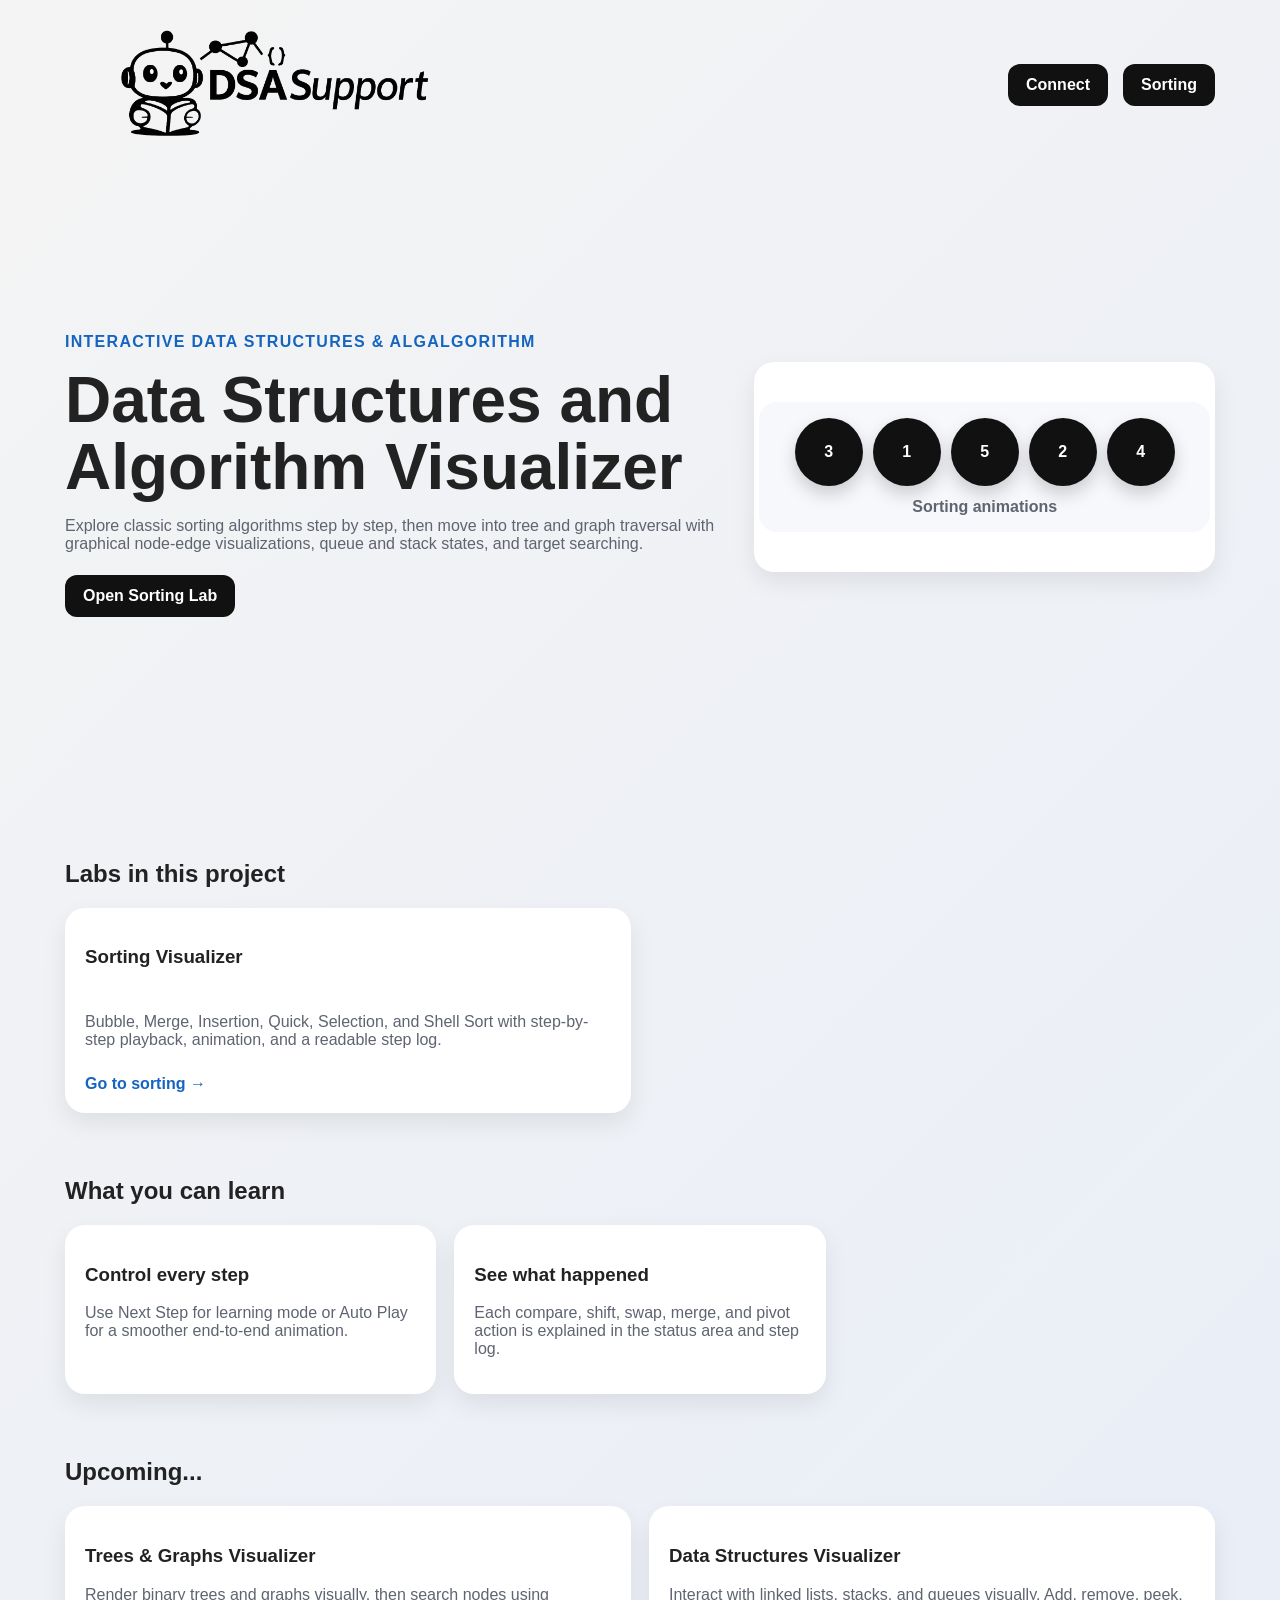
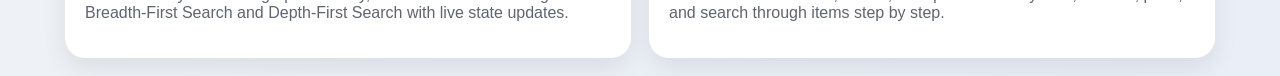
<file: index.html>
<!DOCTYPE html>
<html lang="en">
<head>
  <meta charset="UTF-8" />
  <meta name="viewport" content="width=device-width, initial-scale=1.0" />
  <title>DSA Support</title>
  <link rel="stylesheet" href="styles.css" />
  <link rel="icon" type="image/png" href="resources/logo.png">
</head>
<body>
  <header class="hero">
    <nav class="topbar container">
      <div class="brand"><img src="./resources/logo.png" alt=""></div>
      <div class="nav-links"><a href="https://pasindumanahara.github.io/" class="nav-btn" target="_blank">Connect</a></div>
      <div class="nav-links">
        <a class="nav-btn" href="sorter.html">Sorting</a>
        <!-- <a class="nav-btn secondary-btn" href="structures.html">Trees & Graphs</a> -->
      </div>
    </nav>

    <section class="hero-content container">
      <div>
        <p class="eyebrow">Interactive Data Structures & AlgAlgorithm</p>
        <!-- <h1>Visualize sorting, trees, graphs, BFS, and DFS in one project</h1> -->
         <!-- <h1>Interactive Sorting Algorithm Visualizer</h1> -->
          <h1>Data Structures and Algorithm Visualizer</h1>
        <p class="hero-text">
          Explore classic sorting algorithms step by step, then move into tree and graph traversal
          with graphical node-edge visualizations, queue and stack states, and target searching.
        </p>
        <div class="hero-actions">
          <a class="primary-btn" href="sorter.html">Open Sorting Lab</a>
          <!-- <a class="secondary-btn" href="structures.html">Open Trees & Graphs Lab</a> -->
        </div>
      </div>
      <div class="hero-card stack-card">
        <div class="mini-preview">
          <!-- TODO::write a mini sorting part here -->
          <div class="mini-balls"><span>3</span><span>1</span><span>5</span><span>2</span><span>4</span></div>
          <div class="mini-preview-title">Sorting animations</div>
        </div>
        <!-- <div class="mini-preview graph-preview">
          <div class="mini-graph">
            <span class="mini-node n1">A</span>
            <span class="mini-node n2">B</span>
            <span class="mini-node n3">C</span>
            <span class="mini-node n4">D</span>
          </div>
          <div class="mini-preview-title">Trees & graphs traversal</div>
        </div> -->
      </div>
    </section>
  </header>

  <main>
    <section class="container section">
      <h2>Labs in this project</h2>
      <div class="grid cards-2">
        <article class="info-card feature-card">
          <h3>Sorting Visualizer</h3>
          <p>Bubble, Merge, Insertion, Quick, Selection, and Shell Sort with step-by-step playback, animation, and a readable step log.</p>
          <a class="inline-link" href="sorter.html">Go to sorting →</a>
        </article>
        <!-- <article class="info-card feature-card">
          <h3>Trees & Graphs Visualizer</h3>
          <p>Render binary trees and graphs visually, then search nodes using Breadth-First Search and Depth-First Search with live state updates.</p>
          <a class="inline-link" href="structures.html">Go to trees & graphs →</a>
        </article> -->
      </div>
    </section>

    <section class="container section">
      <h2>What you can learn</h2>
      <div class="grid cards-3">
        <!-- <article class="info-card"><h3>Step-by-step logic</h3><p>See every compare, swap, split, visit, enqueue, push, and found state clearly.</p></article>
        <article class="info-card"><h3>Visual intuition</h3><p>Understand not only what the algorithm does, but why its movement and state changes happen.</p></article>
        <article class="info-card"><h3>Reusable project structure</h3><p>The project is split into separate HTML, CSS, and JS files so you can keep extending it later.</p></article> -->
        <article class="info-card">
          <h3>Control every step</h3>
          <p>Use Next Step for learning mode or Auto Play for a smoother end-to-end animation.</p>
        </article>
        <article class="info-card">
          <h3>See what happened</h3>
          <p>Each compare, shift, swap, merge, and pivot action is explained in the status area and step log.</p>
        </article>
      </div>
    </section>

    <section class="container section">
      <h2>Upcoming...</h2>
      <div class="grid cards-2">
        <article class="info-card">
          <h3>Trees & Graphs Visualizer</h3>
          <p>Render binary trees and graphs visually, then search nodes using Breadth-First Search and Depth-First Search with live state updates.</p>
        </article>
        <article class="info-card">
          <h3>Data Structures Visualizer</h3>
          <p>Interact with linked lists, stacks, and queues visually. Add, remove, peek, and search through items step by step.</p>
        </article>
      </div>
    </section>

  </main>
</body>
</html>
</file>
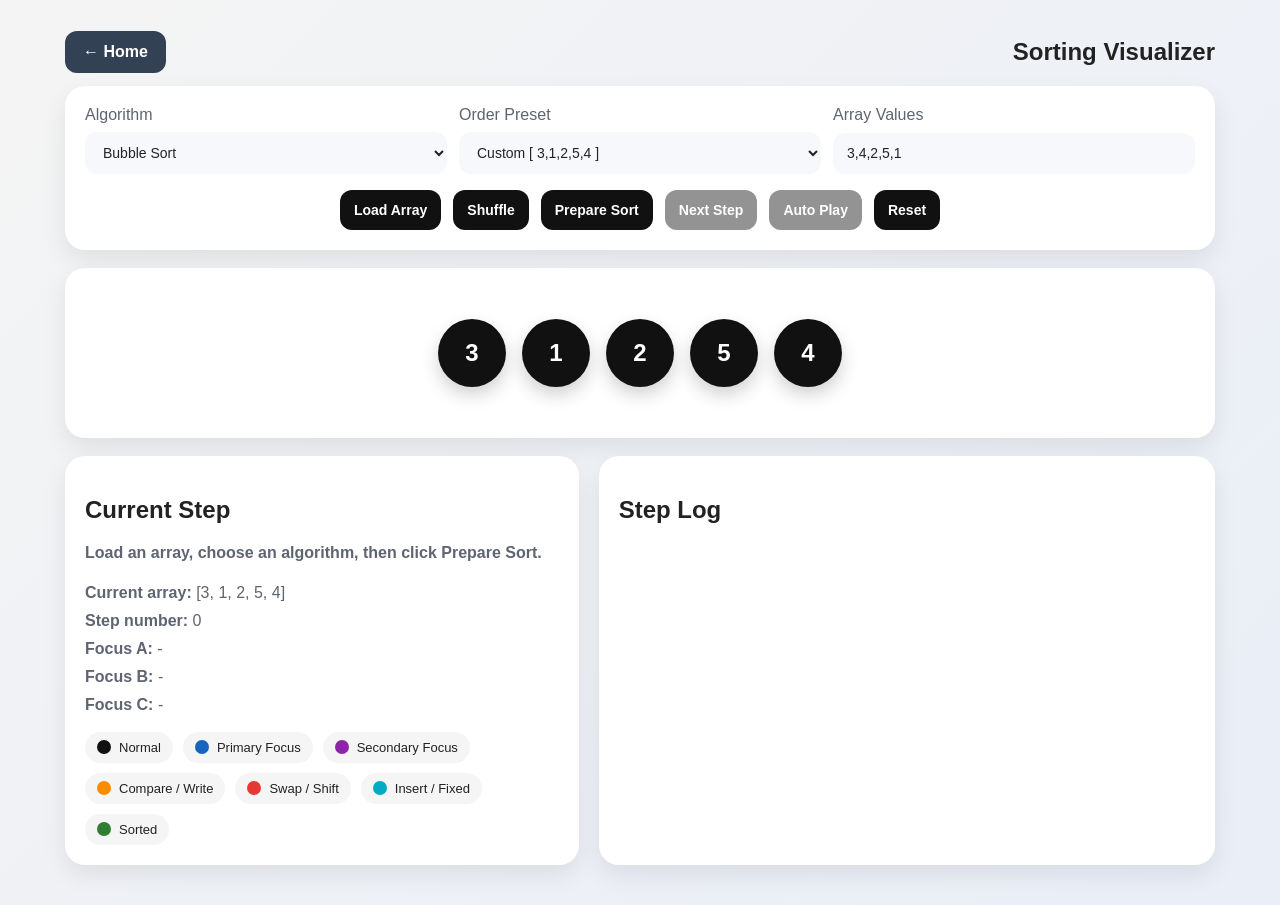
<file: sorter.html>
<!DOCTYPE html>
<html lang="en">
<head>
  <meta charset="UTF-8" />
  <meta name="viewport" content="width=device-width, initial-scale=1.0" />
  <title>Sorting Visualizer</title>
  <link rel="stylesheet" href="styles.css" />
  <link rel="icon" type="image/png" href="resources/logo.png">
</head>
<body>
  <header class="page-topbar container">
    <a class="back-link" href="index.html">← Home</a>
    <h2>Sorting Visualizer</h2>
  </header>

  <main class="container visualizer-page">
    <section class="toolbar card">
      <div class="toolbar-row">
        <label class="wide">
          <span>Algorithm</span>
          <select id="algorithmSelect">
            <option value="bubble">Bubble Sort</option>
            <option value="merge">Merge Sort</option>
            <option value="insertion">Insertion Sort</option>
            <option value="quick">Quick Sort</option>
            <option value="selection">Selection Sort</option>
            <option value="shell">Shell Sort</option>
          </select>
        </label>

        <label class="wide">
          <span>Order Preset</span>
          <select id="presetSelect">
            <option value="custom">Custom [ 3,1,2,5,4 ]</option>
            <option value="original">Original [ 1,2,3,4,5]</option>
            <option value="reverse">Reverse [ 5,4,3,2,1 ]</option>
          </select>
        </label>

        <label class="array-input-wrap wide">
          <span>Array Values</span>
          <input id="arrayInput" type="text"  value="3,4,2,5,1"/>
        </label>
      </div>

      <div class="button-row">
        <button id="loadBtn">Load Array</button>
        <button id="shuffleBtn">Shuffle</button>
        <button id="prepareBtn">Prepare Sort</button>
        <button id="nextBtn" disabled>Next Step</button>
        <button id="autoBtn" disabled>Auto Play</button>
        <button id="resetBtn">Reset</button>
      </div>
    </section>

    <section class="ball-stage card">
      <div id="ball-container" class="ball-container"></div>
    </section>

    <section class="panel-grid">
      <section class="card">
        <h2>Current Step</h2>
        <div id="status" class="status-line">Load an array, choose an algorithm, then click Prepare Sort.</div>
        <div class="meta-grid">
          <div><strong>Current array:</strong> <span id="arrayView">[3, 1, 6, 2, 5, 4]</span></div>
          <div><strong>Step number:</strong> <span id="stepCount">0</span></div>
          <div><strong>Focus A:</strong> <span id="metaA">-</span></div>
          <div><strong>Focus B:</strong> <span id="metaB">-</span></div>
          <div><strong>Focus C:</strong> <span id="metaC">-</span></div>
        </div>
        <div class="legend">
          <div class="tag"><span class="dot default"></span> Normal</div>
          <div class="tag"><span class="dot accent1"></span> Primary Focus</div>
          <div class="tag"><span class="dot accent2"></span> Secondary Focus</div>
          <div class="tag"><span class="dot accent3"></span> Compare / Write</div>
          <div class="tag"><span class="dot swap"></span> Swap / Shift</div>
          <div class="tag"><span class="dot insert"></span> Insert / Fixed</div>
          <div class="tag"><span class="dot sorted"></span> Sorted</div>
        </div>
      </section>

      <section class="card">
        <h2>Step Log</h2>
        <div id="log" class="log"></div>
      </section>
    </section>
  </main>

  <script src="script.js"></script>
</body>
</html>
</file>
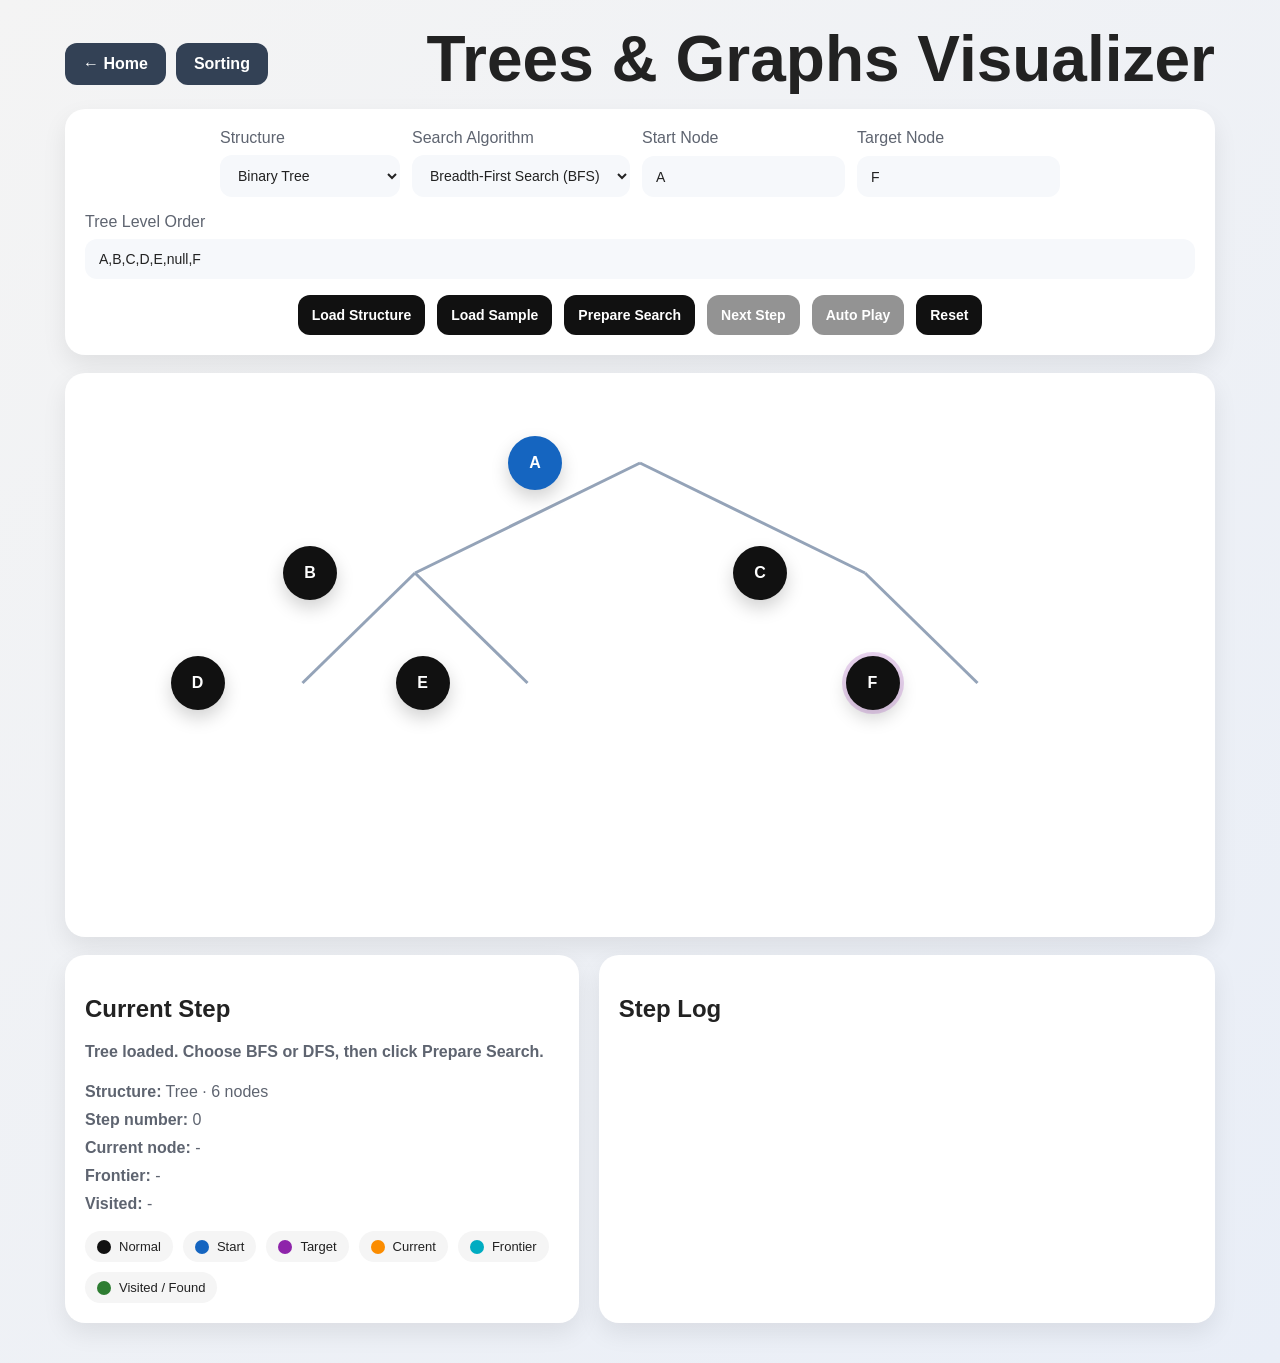
<file: structures.html>
<!DOCTYPE html>
<html lang="en">
<head>
  <meta charset="UTF-8" />
  <meta name="viewport" content="width=device-width, initial-scale=1.0" />
  <title>Trees & Graphs Visualizer</title>
  <link rel="stylesheet" href="styles.css" />
</head>
<body>
  <header class="page-topbar container">
    <div class="page-links">
      <a class="back-link" href="index.html">← Home</a>
      <a class="back-link" href="sorter.html">Sorting</a>
    </div>
    <h1>Trees & Graphs Visualizer</h1>
  </header>

  <main class="container visualizer-page">
    <section class="toolbar card">
      <div class="toolbar-row">
        <label>
          <span>Structure</span>
          <select id="structureType">
            <option value="tree">Binary Tree</option>
            <option value="graph">Graph</option>
          </select>
        </label>

        <label>
          <span>Search Algorithm</span>
          <select id="searchType">
            <option value="bfs">Breadth-First Search (BFS)</option>
            <option value="dfs">Depth-First Search (DFS)</option>
          </select>
        </label>

        <label>
          <span>Start Node</span>
          <input id="startNodeInput" type="text" value="A" />
        </label>

        <label>
          <span>Target Node</span>
          <input id="targetNodeInput" type="text" value="F" />
        </label>
      </div>

      <div class="toolbar-row structure-inputs">
        <label class="wide" id="treeInputWrap">
          <span>Tree Level Order</span>
          <input id="treeInput" type="text" value="A,B,C,D,E,null,F" />
        </label>

        <label class="wide hidden" id="graphInputWrap">
          <span>Graph Edges</span>
          <input id="graphInput" type="text" value="A-B, A-C, B-D, C-E, D-F, E-G" />
        </label>
      </div>

      <div class="button-row">
        <button id="loadStructureBtn">Load Structure</button>
        <button id="sampleBtn">Load Sample</button>
        <button id="prepareSearchBtn">Prepare Search</button>
        <button id="nextSearchBtn" disabled>Next Step</button>
        <button id="autoSearchBtn" disabled>Auto Play</button>
        <button id="resetSearchBtn">Reset</button>
      </div>
    </section>

    <section class="card structure-stage">
      <div id="vizContainer" class="viz-container"></div>
    </section>

    <section class="panel-grid">
      <section class="card">
        <h2>Current Step</h2>
        <div id="searchStatus" class="status-line">Choose a structure and search method, then click Prepare Search.</div>
        <div class="meta-grid">
          <div><strong>Structure:</strong> <span id="metaStructure">-</span></div>
          <div><strong>Step number:</strong> <span id="searchStepCount">0</span></div>
          <div><strong>Current node:</strong> <span id="metaNode">-</span></div>
          <div><strong>Frontier:</strong> <span id="metaFrontier">-</span></div>
          <div><strong>Visited:</strong> <span id="metaVisited">-</span></div>
        </div>
        <div class="legend">
          <div class="tag"><span class="dot default"></span> Normal</div>
          <div class="tag"><span class="dot accent1"></span> Start</div>
          <div class="tag"><span class="dot accent2"></span> Target</div>
          <div class="tag"><span class="dot accent3"></span> Current</div>
          <div class="tag"><span class="dot insert"></span> Frontier</div>
          <div class="tag"><span class="dot sorted"></span> Visited / Found</div>
        </div>
      </section>

      <section class="card">
        <h2>Step Log</h2>
        <div id="searchLog" class="log"></div>
      </section>
    </section>
  </main>

  <script src="structures.js"></script>
</body>
</html>
</file>
<file: styles.css>
* {
  box-sizing: border-box;
}

:root {
  --bg: linear-gradient(135deg, #f4f4f4, #e9eef7);
  --card: #ffffff;
  --text: #222;
  --muted: #5e6470;
  --black: #111;
  --blue: #1565c0;
  --purple: #8e24aa;
  --orange: #fb8c00;
  --red: #e53935;
  --cyan: #00acc1;
  --green: #2e7d32;
  --shadow: 0 10px 25px rgba(0, 0, 0, 0.08);
}

body {
  margin: 0;
  font-family: Arial, sans-serif;
  background: var(--bg);
  color: var(--text);
}

.container {
  width: min(1150px, calc(100% - 32px));
  margin: 0 auto;
}

.hero {
  padding-bottom: 32px;
}

.topbar,
.page-topbar {
  display: flex;
  justify-content: space-between;
  align-items: center;
  padding: 18px 0 0 0;
}

.page-topbar {
  gap: 16px;
}

.brand img {
  width: 45%;
}

.page-topbar h1 {
  font-weight: 700;
}

.nav-btn,
.primary-btn,
.secondary-btn,
.back-link {
  text-decoration: none;
  color: white;
  background: var(--black);
  padding: 12px 18px;
  border-radius: 12px;
  font-weight: 700;
  display: inline-block;
}

.secondary-btn,
.back-link {
  background: #334155;
}

.hero-content {
  display: grid;
  grid-template-columns: 1.3fr 0.9fr;
  gap: 24px;
  align-items: center;
  min-height: 70vh;
}

.eyebrow {
  color: var(--blue);
  font-weight: 700;
  text-transform: uppercase;
  letter-spacing: 0.08em;
}

h1 {
  font-size: clamp(2.3rem, 5vw, 4.2rem);
  line-height: 1.05;
  margin: 8px 0 16px;
}

.hero-text,
.info-card p,
.subtitle,
.status-line,
.meta-grid,
label span {
  color: var(--muted);
}

.hero-actions {
  display: flex;
  gap: 12px;
  flex-wrap: wrap;
  margin-top: 22px;
}

.hero-card,
.card,
.info-card {
  background: var(--card);
  border-radius: 20px;
  box-shadow: var(--shadow);
}

.hero-card {
  padding: 40px 5px 40px 5px;
}

.mini-balls {
  display: flex;
  gap: 10px;
  justify-content: center;
  flex-wrap: wrap;
}

.mini-balls span,
.ball {
  width: 68px;
  height: 68px;
  border-radius: 50%;
  display: flex;
  justify-content: center;
  align-items: center;
  font-weight: 700;
  color: white;
  background: var(--black);
  box-shadow: 0 8px 18px rgba(0, 0, 0, 0.18);
}

.mini-caption {
  text-align: center;
  margin-top: 18px;
  font-weight: 700;
}

.section {
  padding: 26px 0 18px;
}

.grid {
  display: grid;
  gap: 18px;
}

.cards-3 {
  grid-template-columns: repeat(3, 1fr);
}

.cards-2 {
  grid-template-columns: repeat(2, 1fr);
}

.info-card,
.card {
  padding: 20px;
}

.visualizer-page {
  padding-bottom: 40px;
}

.toolbar-row {
  justify-content: center;
}

.button-row {
  justify-content: center;
}

.toolbar-row,
.button-row {
  display: flex;
  gap: 12px;
  flex-wrap: wrap;
}

.toolbar-row {
  margin-bottom: 16px;
}

label {
  display: grid;
  gap: 8px;
  min-width: 180px;
}

label.wide {
  flex: 1 1 280px;
}

select,
input,
button {
  border: none;
  border-radius: 12px;
  padding: 12px 14px;
  font-size: 14px;
}

select,
input {
  background: #f6f8fb;
  color: var(--text);
}

button {
  background: var(--black);
  color: white;
  font-weight: 700;
  cursor: pointer;
}

button:disabled {
  opacity: 0.45;
  cursor: not-allowed;
}

.ball-stage {
  margin: 18px 0;
}

.ball-container {
  display: flex;
  justify-content: center;
  align-items: center;
  gap: 16px;
  flex-wrap: wrap;
  min-height: 130px;
  padding: 4px;
}

.ball {
  transition: transform 0.55s ease, background-color 0.35s ease, box-shadow 0.35s ease, opacity 0.35s ease, outline 0.25s ease;
  user-select: none;
  font-size: 24px;
}

.ball.dimmed {
  opacity: 0.45;
}

.ball.range,
.ball.group,
.ball.sorted-part,
.ball.current,
.ball.left,
.ball.pointer {
  background: var(--blue) !important;
}

.ball.min,
.ball.key,
.ball.pivot,
.ball.right {
  background: var(--purple) !important;
  transform: translateY(-14px) scale(1.08);
}

.ball.comparing,
.ball.writing {
  background: var(--orange) !important;
  transform: translateY(-12px) scale(1.06);
}

.ball.swapping,
.ball.shifting {
  background: var(--red) !important;
  transform: translateY(-18px) scale(1.1);
}

.ball.inserted,
.ball.fixed,
.ball.pivot-fixed {
  background: var(--cyan) !important;
}

.ball.sorted {
  background: var(--green) !important;
}

.ball.outlined {
  outline: 4px solid rgba(0, 0, 0, 0.12);
  outline-offset: 3px;
}

.panel-grid {
  display: grid;
  grid-template-columns: 1fr 1.2fr;
  gap: 20px;
}

.status-line {
  font-weight: 700;
  min-height: 24px;
  margin-bottom: 16px;
}

.meta-grid {
  display: grid;
  gap: 10px;
}

.log {
  max-height: 360px;
  overflow-y: auto;
  padding-right: 8px;
}

.log-item {
  padding: 10px 12px;
  border-radius: 10px;
  background: #f6f8fb;
  margin-bottom: 10px;
  border-left: 4px solid var(--black);
  line-height: 1.45;
}

.log-item.active {
  background: #eef4ff;
  border-left-color: var(--blue);
}

.legend {
  display: flex;
  flex-wrap: wrap;
  gap: 10px;
  margin-top: 18px;
}

.tag {
  display: inline-flex;
  align-items: center;
  gap: 8px;
  background: #f5f5f5;
  padding: 8px 12px;
  border-radius: 999px;
  font-size: 13px;
}

.dot {
  width: 14px;
  height: 14px;
  border-radius: 50%;
}

.dot.default {
  background: var(--black);
}

.dot.accent1 {
  background: var(--blue);
}

.dot.accent2 {
  background: var(--purple);
}

.dot.accent3 {
  background: var(--orange);
}

.dot.swap {
  background: var(--red);
}

.dot.insert {
  background: var(--cyan);
}

.dot.sorted {
  background: var(--green);
}

@media (max-width: 900px) {

  .hero-content,
  .panel-grid,
  .cards-3,
  .cards-2 {
    grid-template-columns: 1fr;
  }

  .mini-balls span,
  .ball {
    width: 60px;
    height: 60px;
    font-size: 21px;

  }

}

.nav-links {
  padding-left: 15px;
}

.nav-links,
.page-links {
  display: flex;
  gap: 10px;
  flex-wrap: wrap;
}

.stack-card {
  display: grid;
  gap: 16px;
}

.mini-preview {
  background: #f6f8fb;
  border-radius: 18px;
  padding: 16px;
}

.mini-preview-title {
  margin-top: 12px;
  text-align: center;
  font-weight: 700;
  color: var(--muted);
}

.inline-link {
  color: var(--blue);
  text-decoration: none;
  font-weight: 700;
}

.feature-card {
  display: grid;
  gap: 10px;
}

.graph-preview {
  min-height: 180px;
}

.mini-graph {
  position: relative;
  height: 130px;
}

.mini-node {
  position: absolute;
  width: 42px;
  height: 42px;
  border-radius: 50%;
  display: flex;
  align-items: center;
  justify-content: center;
  background: var(--blue);
  color: white;
  font-weight: 700;
}

.mini-node.n1 {
  left: 40%;
  top: 0;
}

.mini-node.n2 {
  left: 10%;
  top: 52%;
}

.mini-node.n3 {
  left: 70%;
  top: 52%;
}

.mini-node.n4 {
  left: 40%;
  top: 82%;
}

.hidden {
  display: none !important;
}

.structure-stage {
  margin: 18px 0;
}

.viz-container {
  position: relative;
  min-height: 520px;
  overflow: hidden;
}

.viz-svg {
  width: 100%;
  height: 520px;
}

.viz-edge {
  stroke: #94a3b8;
  stroke-width: 3;
}

.viz-node {
  position: absolute;
  transform: translate(-50%, -50%);
  width: 54px;
  height: 54px;
  border-radius: 50%;
  display: flex;
  align-items: center;
  justify-content: center;
  background: var(--black);
  color: white;
  font-weight: 700;
  box-shadow: 0 8px 18px rgba(0, 0, 0, 0.18);
  transition: transform 0.35s ease, background-color 0.25s ease, box-shadow 0.25s ease, opacity 0.25s ease;
}

.viz-node.start {
  background: var(--blue);
}

.viz-node.target {
  box-shadow: 0 0 0 4px rgba(142, 36, 170, 0.2), 0 8px 18px rgba(0, 0, 0, 0.18);
}

.viz-node.current {
  background: var(--orange);
  transform: translate(-50%, -50%) scale(1.12);
}

.viz-node.frontier {
  background: var(--cyan);
}

.viz-node.visited {
  background: var(--green);
}

.viz-node.found {
  background: var(--green);
  transform: translate(-50%, -50%) scale(1.12);
}

.empty-state {
  min-height: 300px;
  display: flex;
  align-items: center;
  justify-content: center;
  color: var(--muted);
  font-weight: 700;
}

@media (max-width: 900px) {

  .viz-container,
  .viz-svg {
    min-height: 440px;
    height: 440px;
  }

  .viz-node {
    width: 48px;
    height: 48px;
    font-size: 14px;
  }
@media (max-width: 425px){
  .brand img{
  width: 115%;
}

}
}
</file>
